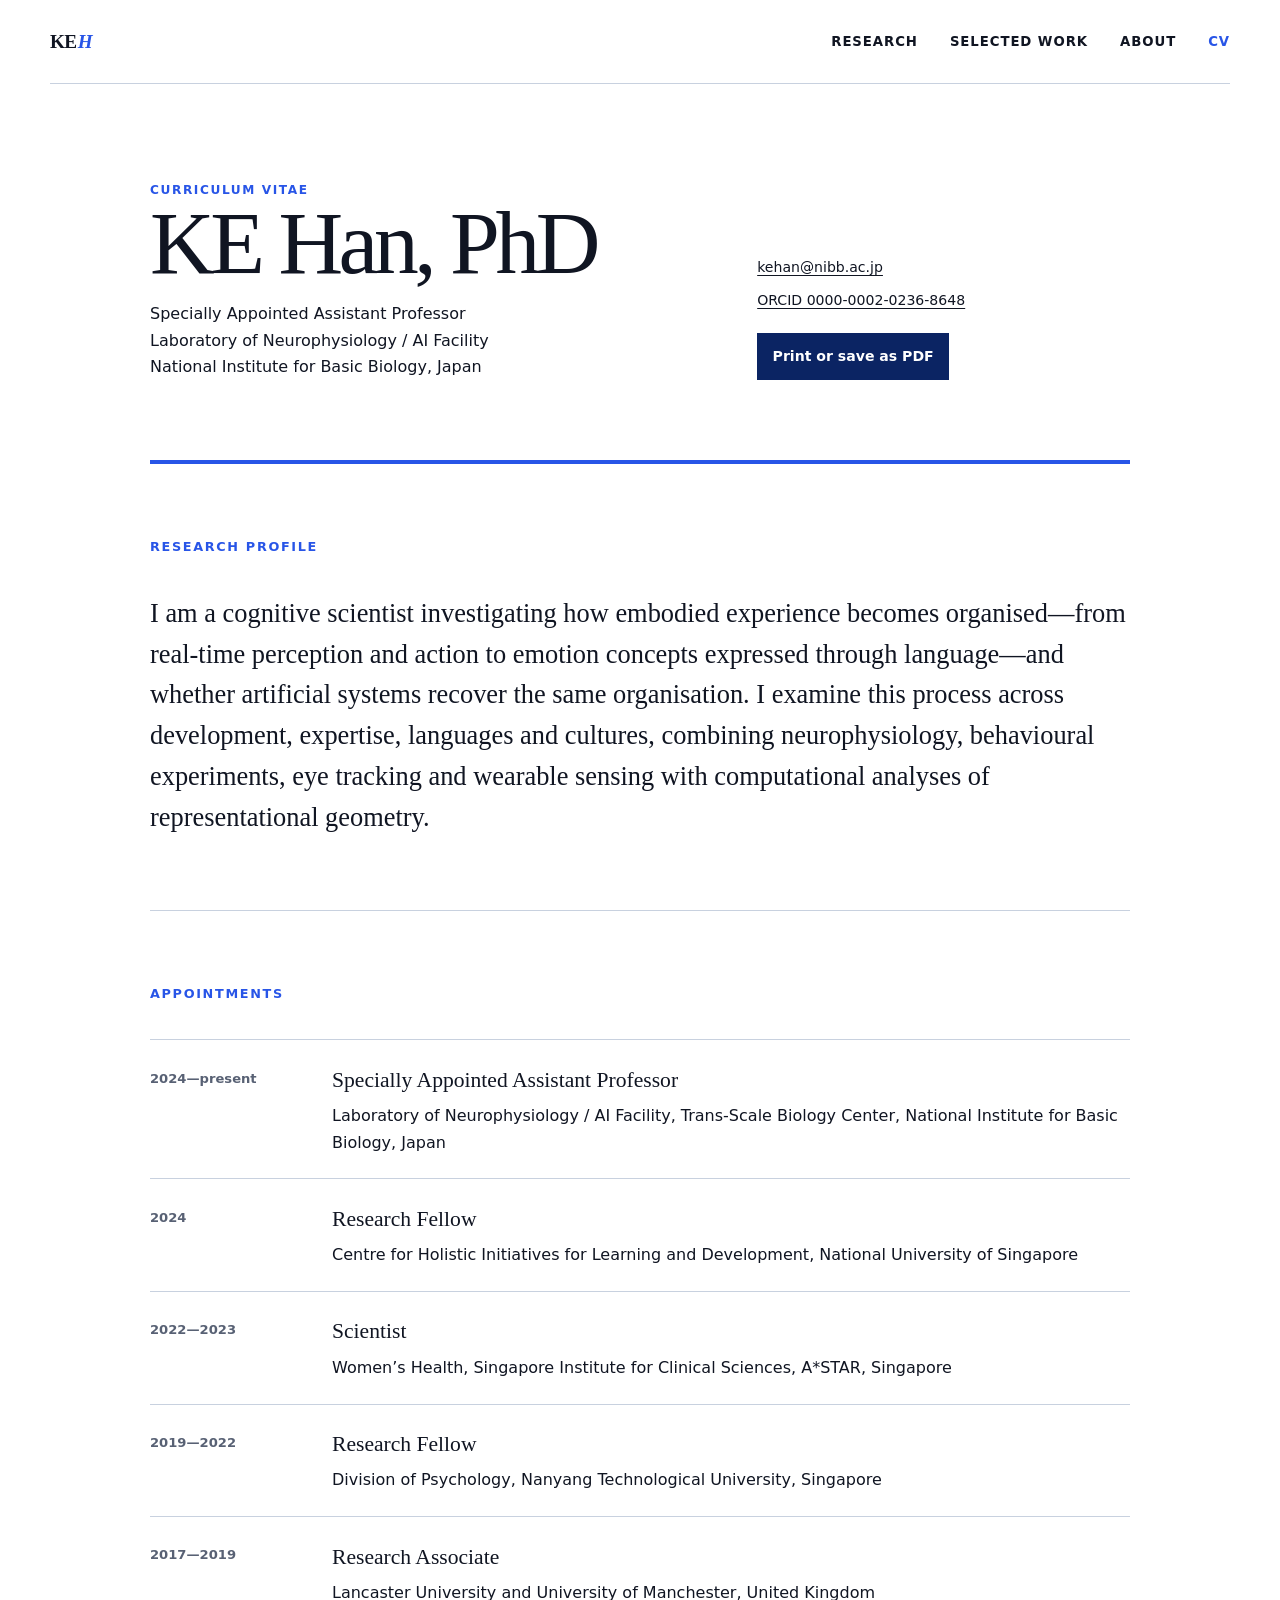
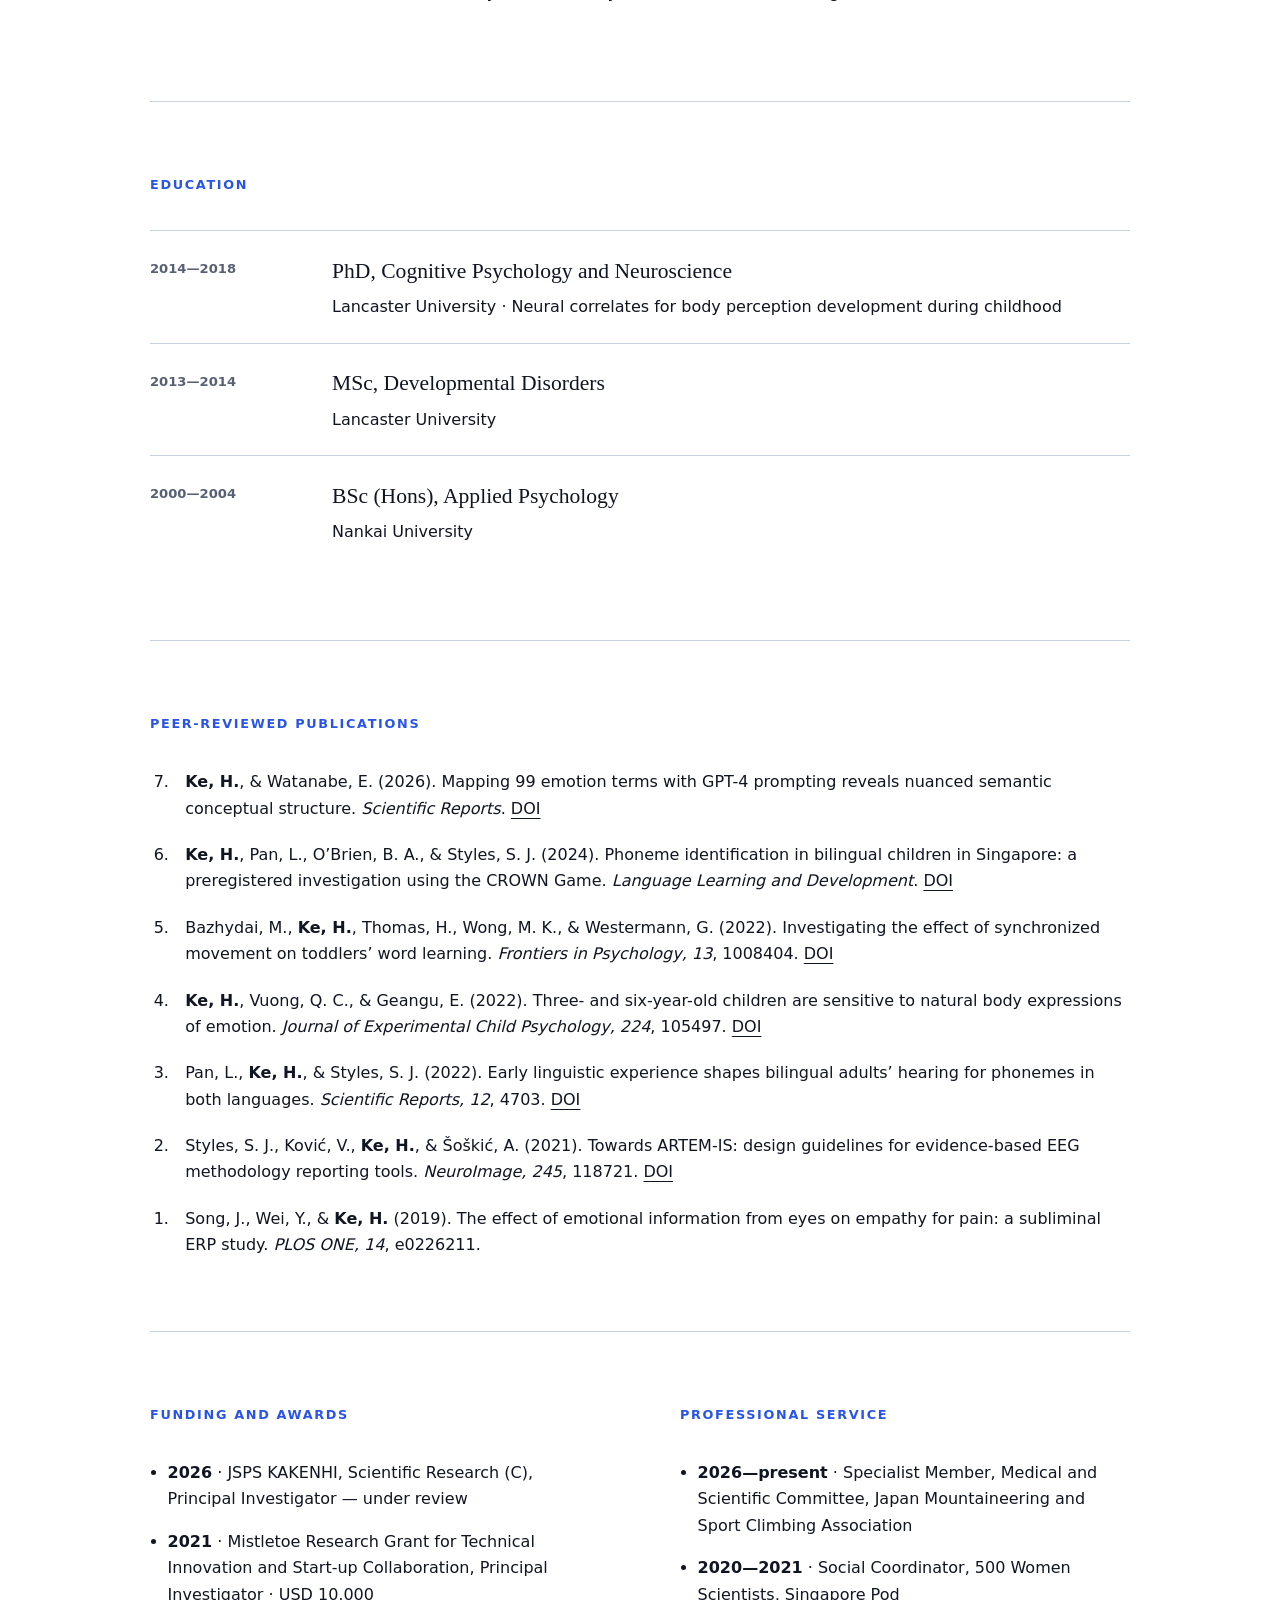
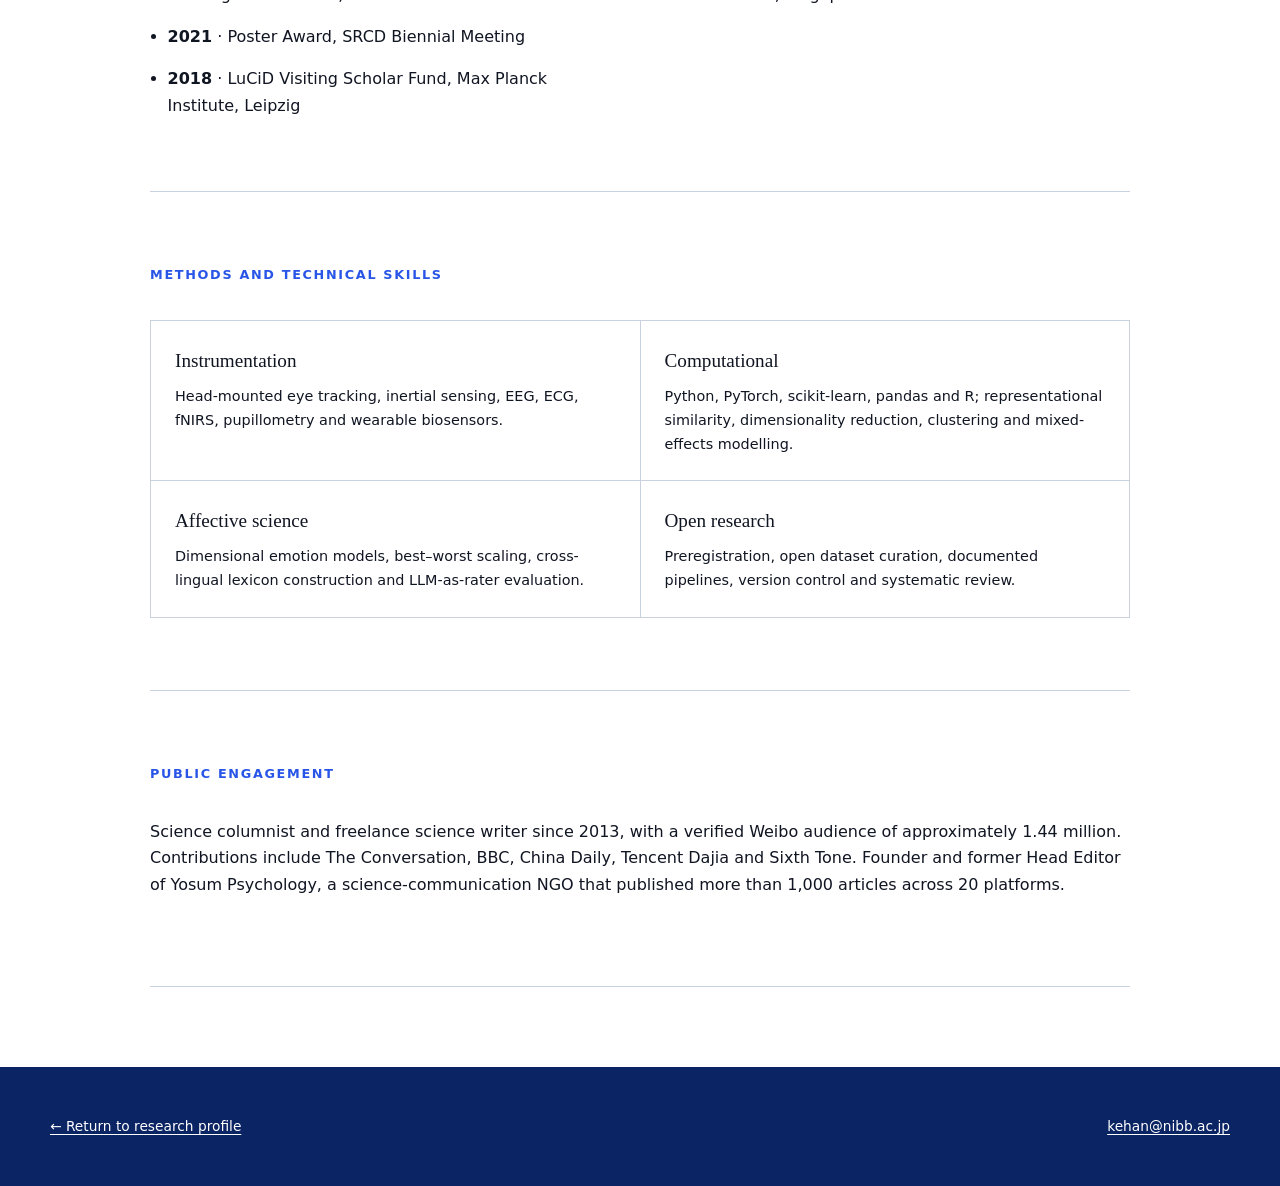
<file: cv.html>
<!doctype html>
<html lang="en">
<head>
  <meta charset="utf-8">
  <meta name="viewport" content="width=device-width, initial-scale=1">
  <meta name="description" content="Curriculum vitae of cognitive scientist KE Han.">
  <meta name="theme-color" content="#0b2463">
  <title>CV | KE Han</title>
  <link rel="stylesheet" href="assets/styles.css">
  <script defer src="assets/content.js"></script>
  <script defer src="assets/site.js"></script>
</head>
<body class="cv-page">
  <a class="skip-link" href="#main">Skip to content</a>
  <header class="site-header" data-header>
    <a class="wordmark" href="index.html" aria-label="KE Han home">KE<span>H</span></a>
    <button class="menu-button" type="button" aria-expanded="false" aria-controls="site-nav">
      <span class="sr-only">Open menu</span><span></span><span></span>
    </button>
    <nav id="site-nav" class="site-nav" aria-label="Main navigation">
      <a href="index.html#research">Research</a>
      <a href="index.html#selected-work">Selected work</a>
      <a href="index.html#about">About</a>
      <a href="cv.html" aria-current="page">CV</a>
    </nav>
  </header>

  <main id="main" class="cv-shell">
    <header class="cv-hero">
      <div>
        <p class="eyebrow">Curriculum vitae</p>
        <h1>KE Han, PhD</h1>
        <p>Specially Appointed Assistant Professor<br>Laboratory of Neurophysiology / AI Facility<br>National Institute for Basic Biology, Japan</p>
      </div>
      <div class="cv-contact">
        <a href="mailto:kehan@nibb.ac.jp">kehan@nibb.ac.jp</a>
        <a href="https://orcid.org/0000-0002-0236-8648">ORCID 0000-0002-0236-8648</a>
        <button class="print-button" type="button" data-print>Print or save as PDF</button>
      </div>
    </header>

    <section class="cv-section" aria-labelledby="cv-profile">
      <h2 id="cv-profile">Research profile</h2>
      <p class="cv-profile-copy" data-content="cvProfile">I am a cognitive scientist investigating how embodied experience becomes organised—from real-time perception and action to emotion concepts expressed through language—and whether artificial systems recover the same organisation. I examine this process across development, expertise, languages and cultures, combining neurophysiology, behavioural experiments, eye tracking and wearable sensing with computational analyses of representational geometry.</p>
    </section>

    <section class="cv-section" aria-labelledby="appointments">
      <h2 id="appointments">Appointments</h2>
      <div class="timeline">
        <article><p class="timeline-date">2024—present</p><div><h3>Specially Appointed Assistant Professor</h3><p>Laboratory of Neurophysiology / AI Facility, Trans-Scale Biology Center, National Institute for Basic Biology, Japan</p></div></article>
        <article><p class="timeline-date">2024</p><div><h3>Research Fellow</h3><p>Centre for Holistic Initiatives for Learning and Development, National University of Singapore</p></div></article>
        <article><p class="timeline-date">2022—2023</p><div><h3>Scientist</h3><p>Women’s Health, Singapore Institute for Clinical Sciences, A*STAR, Singapore</p></div></article>
        <article><p class="timeline-date">2019—2022</p><div><h3>Research Fellow</h3><p>Division of Psychology, Nanyang Technological University, Singapore</p></div></article>
        <article><p class="timeline-date">2017—2019</p><div><h3>Research Associate</h3><p>Lancaster University and University of Manchester, United Kingdom</p></div></article>
      </div>
    </section>

    <section class="cv-section" aria-labelledby="education">
      <h2 id="education">Education</h2>
      <div class="timeline">
        <article><p class="timeline-date">2014—2018</p><div><h3>PhD, Cognitive Psychology and Neuroscience</h3><p>Lancaster University · Neural correlates for body perception development during childhood</p></div></article>
        <article><p class="timeline-date">2013—2014</p><div><h3>MSc, Developmental Disorders</h3><p>Lancaster University</p></div></article>
        <article><p class="timeline-date">2000—2004</p><div><h3>BSc (Hons), Applied Psychology</h3><p>Nankai University</p></div></article>
      </div>
    </section>

    <section id="publications" class="cv-section" aria-labelledby="publications-title">
      <h2 id="publications-title">Peer-reviewed publications</h2>
      <ol class="cv-publications" reversed>
        <li><strong>Ke, H.</strong>, &amp; Watanabe, E. (2026). Mapping 99 emotion terms with GPT-4 prompting reveals nuanced semantic conceptual structure. <em>Scientific Reports</em>. <a href="https://doi.org/10.1038/s41598-026-60536-4">DOI</a></li>
        <li><strong>Ke, H.</strong>, Pan, L., O’Brien, B. A., &amp; Styles, S. J. (2024). Phoneme identification in bilingual children in Singapore: a preregistered investigation using the CROWN Game. <em>Language Learning and Development</em>. <a href="https://doi.org/10.1080/15475441.2024.2429039">DOI</a></li>
        <li>Bazhydai, M., <strong>Ke, H.</strong>, Thomas, H., Wong, M. K., &amp; Westermann, G. (2022). Investigating the effect of synchronized movement on toddlers’ word learning. <em>Frontiers in Psychology, 13</em>, 1008404. <a href="https://doi.org/10.3389/fpsyg.2022.1008404">DOI</a></li>
        <li><strong>Ke, H.</strong>, Vuong, Q. C., &amp; Geangu, E. (2022). Three- and six-year-old children are sensitive to natural body expressions of emotion. <em>Journal of Experimental Child Psychology, 224</em>, 105497. <a href="https://doi.org/10.1016/j.jecp.2022.105497">DOI</a></li>
        <li>Pan, L., <strong>Ke, H.</strong>, &amp; Styles, S. J. (2022). Early linguistic experience shapes bilingual adults’ hearing for phonemes in both languages. <em>Scientific Reports, 12</em>, 4703. <a href="https://doi.org/10.1038/s41598-022-08557-7">DOI</a></li>
        <li>Styles, S. J., Ković, V., <strong>Ke, H.</strong>, &amp; Šoškić, A. (2021). Towards ARTEM-IS: design guidelines for evidence-based EEG methodology reporting tools. <em>NeuroImage, 245</em>, 118721. <a href="https://doi.org/10.1016/j.neuroimage.2021.118721">DOI</a></li>
        <li>Song, J., Wei, Y., &amp; <strong>Ke, H.</strong> (2019). The effect of emotional information from eyes on empathy for pain: a subliminal ERP study. <em>PLOS ONE, 14</em>, e0226211.</li>
      </ol>
    </section>

    <section class="cv-section cv-two-column" aria-labelledby="funding">
      <div>
        <h2 id="funding">Funding and awards</h2>
        <ul class="cv-list">
          <li><strong>2026</strong> · JSPS KAKENHI, Scientific Research (C), Principal Investigator — under review</li>
          <li><strong>2021</strong> · Mistletoe Research Grant for Technical Innovation and Start-up Collaboration, Principal Investigator · USD 10,000</li>
          <li><strong>2021</strong> · Poster Award, SRCD Biennial Meeting</li>
          <li><strong>2018</strong> · LuCiD Visiting Scholar Fund, Max Planck Institute, Leipzig</li>
        </ul>
      </div>
      <div>
        <h2>Professional service</h2>
        <ul class="cv-list">
          <li><strong>2026—present</strong> · Specialist Member, Medical and Scientific Committee, Japan Mountaineering and Sport Climbing Association</li>
          <li><strong>2020—2021</strong> · Social Coordinator, 500 Women Scientists, Singapore Pod</li>
        </ul>
      </div>
    </section>

    <section class="cv-section" aria-labelledby="methods">
      <h2 id="methods">Methods and technical skills</h2>
      <div class="skill-grid">
        <div><h3>Instrumentation</h3><p>Head-mounted eye tracking, inertial sensing, EEG, ECG, fNIRS, pupillometry and wearable biosensors.</p></div>
        <div><h3>Computational</h3><p>Python, PyTorch, scikit-learn, pandas and R; representational similarity, dimensionality reduction, clustering and mixed-effects modelling.</p></div>
        <div><h3>Affective science</h3><p>Dimensional emotion models, best–worst scaling, cross-lingual lexicon construction and LLM-as-rater evaluation.</p></div>
        <div><h3>Open research</h3><p>Preregistration, open dataset curation, documented pipelines, version control and systematic review.</p></div>
      </div>
    </section>

    <section class="cv-section" aria-labelledby="engagement">
      <h2 id="engagement">Public engagement</h2>
      <p>Science columnist and freelance science writer since 2013, with a verified Weibo audience of approximately 1.44 million. Contributions include The Conversation, BBC, China Daily, Tencent Dajia and Sixth Tone. Founder and former Head Editor of Yosum Psychology, a science-communication NGO that published more than 1,000 articles across 20 platforms.</p>
    </section>
  </main>

  <footer class="site-footer cv-footer">
    <p><a href="index.html">← Return to research profile</a></p>
    <p><a href="mailto:kehan@nibb.ac.jp">kehan@nibb.ac.jp</a></p>
  </footer>
</body>
</html>
</file>
<file: assets/styles.css>
:root {
  --ink: #101522;
  --blue: #0b2463;
  --electric: #2855e7;
  --sky: #dce8ff;
  --mist: #eef3fb;
  --paper: #ffffff;
  --line: #c8d1df;
  --muted: #586174;
  --serif: Georgia, "Times New Roman", serif;
  --sans: Inter, ui-sans-serif, system-ui, -apple-system, BlinkMacSystemFont, "Segoe UI", sans-serif;
  --content: min(1180px, calc(100vw - 3rem));
}

* { box-sizing: border-box; }
html { scroll-behavior: smooth; scroll-padding-top: 6rem; }
body { margin: 0; background: var(--paper); color: var(--ink); font-family: var(--sans); font-size: 16px; line-height: 1.65; }
a { color: inherit; text-decoration-thickness: 1px; text-underline-offset: .22em; }
a:hover { color: var(--electric); }
.sr-only { position: absolute; width: 1px; height: 1px; padding: 0; margin: -1px; overflow: hidden; clip: rect(0,0,0,0); white-space: nowrap; border: 0; }
.skip-link { position: fixed; left: 1rem; top: -5rem; z-index: 100; padding: .65rem 1rem; background: var(--paper); color: var(--blue); border: 2px solid var(--blue); }
.skip-link:focus { top: 1rem; }

.site-header { width: var(--content); height: 84px; margin: 0 auto; display: flex; align-items: center; justify-content: space-between; border-bottom: 1px solid var(--line); position: relative; z-index: 30; }
.wordmark { display: inline-flex; align-items: baseline; gap: .08em; font-family: var(--serif); font-weight: 700; font-size: 1.2rem; text-decoration: none; letter-spacing: -.04em; }
.wordmark span { color: var(--electric); font-style: italic; }
.site-nav { display: flex; align-items: center; gap: 2rem; }
.site-nav a { font-size: .83rem; font-weight: 700; letter-spacing: .07em; text-transform: uppercase; text-decoration: none; }
.site-nav a:hover, .site-nav a[aria-current="page"] { color: var(--electric); }
.menu-button { display: none; border: 0; background: transparent; width: 44px; height: 44px; padding: 10px; }
.menu-button > span:not(.sr-only) { display: block; height: 2px; width: 24px; margin: 6px 0; background: var(--ink); transition: transform .2s ease; }

.hero { width: var(--content); min-height: 680px; margin: 0 auto; display: grid; grid-template-columns: 80px minmax(0, 1fr) minmax(250px, 340px); gap: clamp(2rem, 5vw, 5rem); align-items: center; padding: clamp(4rem, 9vw, 8rem) 0; }
.hero-index { align-self: stretch; display: flex; flex-direction: column; justify-content: space-between; padding: .25rem 0; border-right: 1px solid var(--line); color: var(--muted); font-size: .68rem; letter-spacing: .18em; writing-mode: vertical-rl; transform: rotate(180deg); }
.hero-copy { max-width: 760px; }
.eyebrow, .section-number, .card-kicker { margin: 0 0 1.25rem; color: var(--electric); font-size: .76rem; font-weight: 800; letter-spacing: .13em; text-transform: uppercase; }
.hero h1 { margin: 0; max-width: 850px; font-family: var(--serif); font-weight: 400; font-size: clamp(3.6rem, 7.5vw, 7.4rem); line-height: .93; letter-spacing: -.055em; }
.hero h1 em { color: var(--electric); font-weight: 400; }
.hero-deck { max-width: 740px; margin: 2.2rem 0 0; font-family: var(--serif); font-size: clamp(1.2rem, 2vw, 1.65rem); line-height: 1.42; }
.identity-line { margin: 1.35rem 0 0; color: var(--muted); font-size: .75rem; font-weight: 800; letter-spacing: .08em; text-transform: uppercase; }
.hero-links { display: flex; align-items: center; gap: 1.5rem; margin-top: 2.4rem; flex-wrap: wrap; }
.button { display: inline-flex; align-items: center; justify-content: center; min-height: 48px; padding: .75rem 1.1rem; font-size: .85rem; font-weight: 750; letter-spacing: .04em; text-decoration: none; }
.button-primary { color: white; background: var(--blue); }
.button-primary:hover { color: white; background: var(--electric); }
.text-link { font-weight: 750; text-decoration: none; border-bottom: 1px solid currentColor; }
.photo-slot { position: relative; margin: 0; overflow: hidden; background: var(--mist); border: 1px solid var(--line); }
.photo-slot img { position: absolute; inset: 0; width: 100%; height: 100%; object-fit: cover; z-index: 2; }
.photo-placeholder { position: absolute; inset: 0; display: flex; flex-direction: column; align-items: center; justify-content: center; gap: .35rem; padding: 1rem; color: var(--blue); text-align: center; background: linear-gradient(145deg, var(--mist), var(--sky)); }
.photo-placeholder::before { content: "+"; display: grid; place-items: center; width: 42px; height: 42px; margin-bottom: .45rem; border: 1px solid currentColor; border-radius: 50%; font-family: var(--serif); font-size: 1.5rem; }
.photo-placeholder span { font-family: var(--serif); font-size: 1.05rem; }
.photo-placeholder small { color: var(--muted); font-size: .67rem; letter-spacing: .06em; text-transform: uppercase; }
.photo-slot.has-photo .photo-placeholder { display: none; }
.portrait-slot { aspect-ratio: 4 / 5; align-self: end; border: 0; box-shadow: 18px 18px 0 var(--sky); }

.section { width: var(--content); margin: 0 auto; padding: 7rem 0; }
.section-heading { display: grid; grid-template-columns: minmax(80px, 1fr) 3fr; gap: 2rem; align-items: baseline; margin-bottom: 3.2rem; border-top: 1px solid var(--line); padding-top: 1.2rem; }
.section-heading h2, .language-band h2 { margin: 0; font-family: var(--serif); font-weight: 400; font-size: clamp(2.6rem, 5vw, 5rem); line-height: 1; letter-spacing: -.04em; }
.section-number { margin: 0; }
.programme-intro { display: grid; grid-template-columns: 2fr 1fr; gap: clamp(2rem, 7vw, 7rem); align-items: end; margin-bottom: 5rem; }
.programme-intro > p:last-child { margin: 0; color: var(--muted); }
.research-spine { border-top: 1px solid var(--ink); }
.research-level { display: grid; grid-template-columns: 60px minmax(220px, .8fr) minmax(280px, 1.25fr); gap: clamp(1.4rem, 4vw, 4rem); padding: 2.5rem 0; border-bottom: 1px solid var(--line); position: relative; }
.research-level::before { content: ""; position: absolute; left: 25px; top: 0; bottom: 0; width: 1px; background: var(--sky); }
.research-level:first-child::before { top: 2.7rem; }
.research-level:last-child::before { bottom: calc(100% - 2.7rem); }
.level-number { position: relative; z-index: 1; width: 50px; height: 50px; margin: .15rem 0 0; display: grid; place-items: center; border-radius: 50%; background: var(--blue); color: white; font-family: var(--serif); }
.research-level .card-kicker { margin: 0 0 .55rem; }
.research-level h3 { margin: 0; font-family: var(--serif); font-size: clamp(1.65rem, 3vw, 2.65rem); font-weight: 400; line-height: 1.1; letter-spacing: -.025em; }
.research-level > p:not(.level-number) { margin: 0; font-size: 1rem; }
.detail-list { list-style: none; grid-column: 3; padding: 1rem 0 0; margin: 0; border-top: 1px solid var(--line); display: flex; gap: .7rem 1.5rem; flex-wrap: wrap; }
.detail-list li { font-size: .78rem; font-weight: 700; letter-spacing: .04em; }

.action-band { background: var(--mist); padding: 7rem 0; }
.action-inner { width: var(--content); margin: 0 auto; }
.action-heading { border-top-color: var(--ink); }
.action-lead { display: grid; grid-template-columns: 3fr 1fr; gap: 2rem; align-items: end; margin-bottom: 4rem; }
.action-lead > p:last-child { margin: 0; color: var(--muted); font-size: .76rem; font-weight: 800; letter-spacing: .1em; text-transform: uppercase; }
.ownership-grid { display: grid; grid-template-columns: repeat(3, minmax(0, 1fr)); border-top: 1px solid var(--ink); border-left: 1px solid var(--line); }
.ownership-card { min-height: 430px; padding: clamp(1.5rem, 3vw, 2.5rem); display: flex; flex-direction: column; background: var(--paper); border-right: 1px solid var(--line); border-bottom: 1px solid var(--line); }
.ownership-card h3 { margin: 0 0 1.2rem; font-family: var(--serif); font-size: clamp(1.55rem, 2.5vw, 2.25rem); font-weight: 400; line-height: 1.12; letter-spacing: -.025em; }
.ownership-card > p:not(.card-kicker):not(.ownership-output) { margin: 0; }
.ownership-output { margin: auto 0 0; padding-top: 1.5rem; border-top: 1px solid var(--line); color: var(--blue); font-size: .72rem; font-weight: 800; letter-spacing: .06em; text-transform: uppercase; }
.fieldwork-slot { aspect-ratio: 16 / 6; margin-top: 2rem; }

.language-band { background: var(--ink); color: white; padding: clamp(4rem, 9vw, 8rem) max(1.5rem, calc((100vw - 1180px) / 2)); display: grid; grid-template-columns: 1fr 1.2fr; gap: clamp(3rem, 8vw, 9rem); align-items: start; }
.language-band .section-number { color: #94b8ff; }
.language-band h2 { max-width: 10ch; }
.language-copy { max-width: 680px; font-family: var(--serif); font-size: clamp(1.12rem, 1.8vw, 1.45rem); line-height: 1.55; }
.language-copy p:first-child { margin-top: 0; }

.publication-list { border-top: 1px solid var(--ink); }
.publication { display: grid; grid-template-columns: 210px minmax(0, 1fr) 55px; gap: 2rem; align-items: start; padding: 2rem 0; border-bottom: 1px solid var(--line); }
.publication-meta { display: flex; flex-direction: column; color: var(--muted); font-size: .78rem; line-height: 1.45; text-transform: uppercase; letter-spacing: .07em; }
.publication h3 { margin: 0; max-width: 720px; font-family: var(--serif); font-size: clamp(1.3rem, 2.2vw, 1.8rem); line-height: 1.25; font-weight: 400; }
.publication p { margin: .45rem 0 0; color: var(--muted); font-size: .9rem; }
.publication > a { font-size: .78rem; font-weight: 800; text-decoration: none; }
.featured-publication { position: relative; }
.featured-publication::before { content: "NEW"; position: absolute; left: -3.1rem; top: 2.25rem; color: var(--electric); font-size: .64rem; font-weight: 900; letter-spacing: .12em; transform: rotate(-90deg); }
.section-action { margin: 2rem 0 0; text-align: right; }

.methods-section { background: linear-gradient(to bottom, white 0, white 49%, var(--mist) 49%, var(--mist) 100%); }
.methods-intro { display: grid; grid-template-columns: 1fr 3fr; gap: 2rem; }
.methods-intro .large-copy { grid-column: 2; }
.large-copy { margin: 0; max-width: 900px; font-family: var(--serif); font-size: clamp(1.65rem, 3.1vw, 3rem); line-height: 1.3; letter-spacing: -.025em; }
.method-columns { margin-top: 5rem; display: grid; grid-template-columns: repeat(4, 1fr); border-top: 1px solid var(--line); border-left: 1px solid var(--line); }
.method-columns > div { min-height: 245px; padding: 1.5rem; border-right: 1px solid var(--line); border-bottom: 1px solid var(--line); background: rgba(255,255,255,.75); }
.method-columns span { color: var(--electric); font-size: .74rem; font-weight: 850; letter-spacing: .1em; text-transform: uppercase; }
.method-columns p { margin: 3.5rem 0 0; font-size: .92rem; }

.about-story { display: grid; grid-template-columns: 1.2fr .8fr; gap: clamp(3rem, 8vw, 8rem); align-items: start; }
.about-narrative > p:not(.large-copy) { max-width: 690px; margin: 1.8rem 0 0; }
.about-visuals { display: grid; gap: 1.4rem; }
.podcast-slot { aspect-ratio: 1 / 1; }
.cat-slot { aspect-ratio: 3 / 2; overflow: visible; margin-bottom: 2.4rem; }
.cat-slot img, .cat-slot .photo-placeholder { overflow: hidden; }
.cat-slot figcaption { position: absolute; top: calc(100% + .65rem); left: 0; right: 0; color: var(--muted); font-family: var(--serif); font-size: .88rem; font-style: italic; }
.about-facts { margin-top: 5rem; display: grid; grid-template-columns: repeat(4, 1fr); border-top: 1px solid var(--ink); }
.about-facts > div { padding: 1.4rem 1.2rem 1.4rem 0; border-bottom: 1px solid var(--line); }
.about-facts strong { font-family: var(--serif); font-size: 1.8rem; font-weight: 400; color: var(--electric); }
.about-facts span { display: block; margin-top: .35rem; font-size: .82rem; line-height: 1.4; }
.profile-links { margin-top: 4rem; padding-top: 1.5rem; border-top: 1px solid var(--line); display: flex; flex-wrap: wrap; gap: 1rem 2.4rem; }
.profile-links a { font-size: .83rem; font-weight: 800; text-transform: uppercase; letter-spacing: .06em; text-decoration: none; }

.site-footer { background: var(--blue); color: white; padding: 3rem max(1.5rem, calc((100vw - 1180px) / 2)); display: grid; grid-template-columns: 1fr 1fr 1fr; gap: 2rem; align-items: end; }
.site-footer p { margin: 0; font-size: .86rem; }
.site-footer a { color: white; }
.footer-note { text-align: right; color: #b9ccfa; letter-spacing: .08em; text-transform: uppercase; }

.cv-shell { width: min(980px, calc(100vw - 3rem)); margin: 0 auto; }
.cv-hero { display: grid; grid-template-columns: 1.5fr 1fr; gap: 3rem; padding: 6rem 0 5rem; border-bottom: 4px solid var(--electric); }
.cv-hero h1 { margin: 0 0 1rem; font-family: var(--serif); font-size: clamp(3.2rem, 7vw, 6.5rem); font-weight: 400; line-height: .95; letter-spacing: -.05em; }
.cv-hero p { margin-bottom: 0; }
.cv-contact { display: flex; flex-direction: column; align-items: flex-start; gap: .6rem; justify-content: flex-end; font-size: .88rem; }
.print-button { margin-top: .7rem; border: 1px solid var(--blue); background: var(--blue); color: white; padding: .7rem .9rem; font: inherit; font-weight: 750; cursor: pointer; }
.print-button:hover { background: var(--electric); }
.cv-section { padding: 4.5rem 0; border-bottom: 1px solid var(--line); }
.cv-section h2 { margin: 0 0 2.2rem; color: var(--electric); font-size: .8rem; letter-spacing: .13em; text-transform: uppercase; }
.cv-profile-copy { margin: 0; font-family: var(--serif); font-size: clamp(1.25rem, 2.3vw, 1.65rem); line-height: 1.55; }
.timeline { display: grid; gap: 0; }
.timeline article { display: grid; grid-template-columns: 150px 1fr; gap: 2rem; padding: 1.4rem 0; border-top: 1px solid var(--line); }
.timeline-date { color: var(--muted); font-size: .82rem; font-weight: 750; }
.timeline h3 { margin: 0; font-family: var(--serif); font-weight: 400; font-size: 1.35rem; }
.timeline article p { margin: .3rem 0 0; }
.cv-publications { margin: 0; padding-left: 1.5rem; display: grid; gap: 1.25rem; }
.cv-publications li { padding-left: .7rem; }
.cv-two-column { display: grid; grid-template-columns: 1fr 1fr; gap: 5rem; }
.cv-list { padding-left: 1.1rem; margin: 0; display: grid; gap: 1rem; }
.skill-grid { display: grid; grid-template-columns: 1fr 1fr; gap: 1px; background: var(--line); border: 1px solid var(--line); }
.skill-grid > div { padding: 1.5rem; background: var(--paper); }
.skill-grid h3 { margin: 0; font-family: var(--serif); font-size: 1.2rem; font-weight: 400; }
.skill-grid p { margin: .5rem 0 0; font-size: .9rem; }
.cv-footer { margin-top: 5rem; grid-template-columns: 1fr 1fr; }
.cv-footer p:last-child { text-align: right; }

@media (max-width: 900px) {
  .hero { grid-template-columns: 48px 1fr; min-height: auto; }
  .portrait-slot { grid-column: 2; width: min(100%, 340px); }
  .programme-intro { grid-template-columns: 1.5fr 1fr; }
  .research-level { grid-template-columns: 58px minmax(180px, .75fr) 1fr; }
  .ownership-grid { grid-template-columns: 1fr 1fr; }
  .ownership-card:last-child { grid-column: 1 / -1; min-height: 320px; }
  .method-columns { grid-template-columns: repeat(2, 1fr); }
  .about-story { grid-template-columns: 1fr 1fr; gap: 3rem; }
  .about-facts { grid-template-columns: 1fr 1fr; }
}

@media (max-width: 720px) {
  :root { --content: min(100% - 2rem, 1180px); }
  .site-header { height: 68px; }
  .menu-button { display: block; }
  .site-nav { position: absolute; left: 0; right: 0; top: 68px; display: none; flex-direction: column; align-items: flex-start; gap: 0; padding: .6rem 0; background: var(--paper); border-bottom: 1px solid var(--line); }
  .site-nav[data-open="true"] { display: flex; }
  .site-nav a { width: 100%; padding: .75rem 0; }
  .hero { grid-template-columns: 1fr; gap: 2rem; padding: 4rem 0 5rem; }
  .hero-index { display: none; }
  .hero h1 { font-size: clamp(3.3rem, 16vw, 5.8rem); }
  .portrait-slot { grid-column: auto; width: min(82vw, 340px); margin-top: 1rem; }
  .section { padding: 5rem 0; }
  .section-heading { grid-template-columns: 1fr; gap: .5rem; }
  .language-band, .cv-hero, .cv-two-column, .programme-intro, .action-lead, .about-story { grid-template-columns: 1fr; }
  .research-level { grid-template-columns: 52px 1fr; gap: 1rem; }
  .research-level > p:not(.level-number), .research-level .detail-list { grid-column: 2; }
  .research-level::before { left: 24px; }
  .language-band { padding-left: 1rem; padding-right: 1rem; }
  .action-band { padding: 5rem 0; }
  .ownership-grid { grid-template-columns: 1fr; }
  .ownership-card, .ownership-card:last-child { grid-column: auto; min-height: 390px; }
  .fieldwork-slot { aspect-ratio: 4 / 3; }
  .publication { grid-template-columns: 1fr 45px; gap: 1rem; }
  .publication-meta { grid-column: 1 / -1; flex-direction: row; gap: 1rem; }
  .featured-publication::before { display: none; }
  .methods-intro { grid-template-columns: 1fr; }
  .methods-intro .large-copy { grid-column: auto; }
  .method-columns, .skill-grid { grid-template-columns: 1fr; }
  .method-columns > div { min-height: 190px; }
  .method-columns p { margin-top: 2.5rem; }
  .site-footer { grid-template-columns: 1fr; }
  .footer-note { text-align: left; }
  .about-visuals { grid-template-columns: 1fr 1fr; align-items: start; }
  .about-facts { grid-template-columns: 1fr 1fr; }
  .cv-shell { width: min(100% - 2rem, 980px); }
  .cv-hero { padding-top: 4rem; }
  .timeline article { grid-template-columns: 1fr; gap: .2rem; }
  .cv-footer p:last-child { text-align: left; }
}

@media (max-width: 480px) {
  .about-visuals, .about-facts { grid-template-columns: 1fr; }
}

@media (prefers-reduced-motion: reduce) {
  html { scroll-behavior: auto; }
  *, *::before, *::after { animation-duration: .01ms !important; transition-duration: .01ms !important; }
}

@media print {
  @page { margin: 16mm; }
  body { font-size: 10.5pt; }
  .site-header, .print-button, .cv-footer { display: none !important; }
  .cv-shell { width: 100%; }
  .cv-hero { padding: 0 0 1.5rem; }
  .cv-section { padding: 1.6rem 0; break-inside: avoid; }
  .timeline article, .cv-publications li, .skill-grid > div { break-inside: avoid; }
  a { text-decoration: none; }
}
</file>
